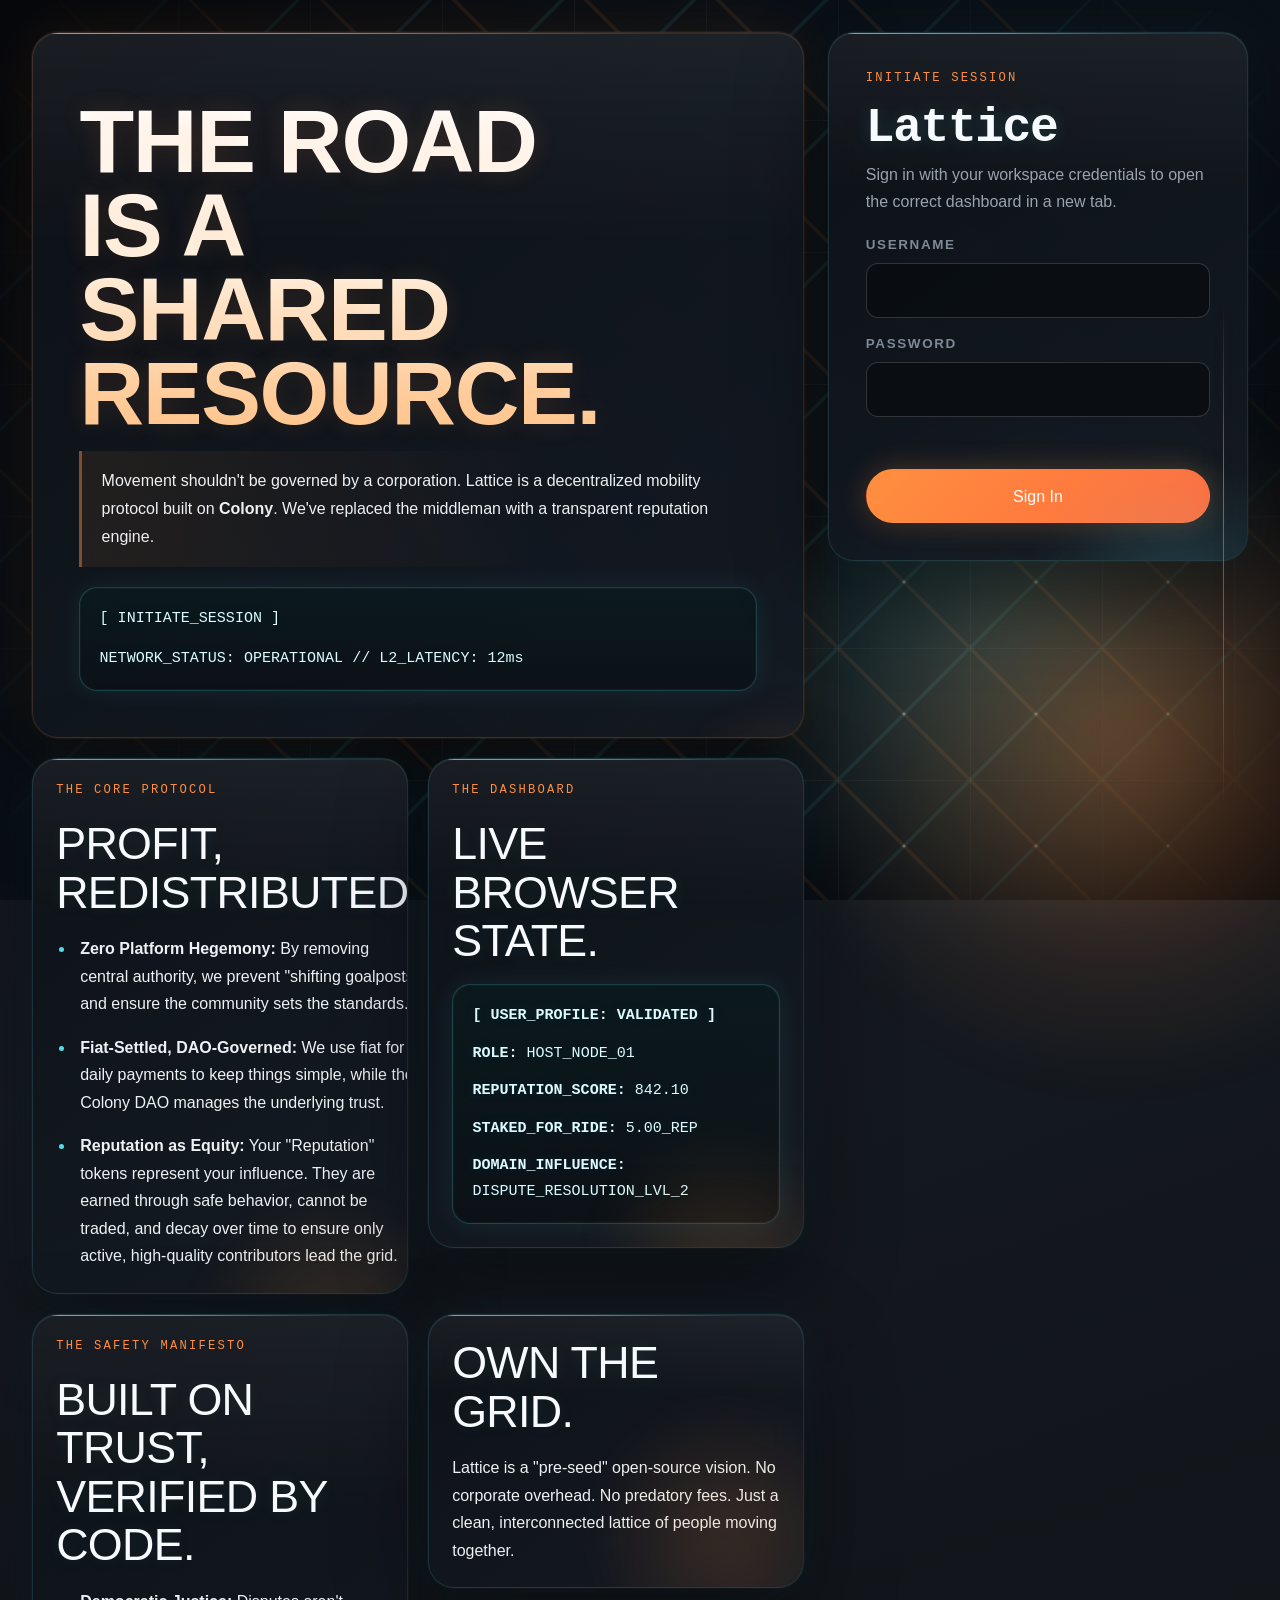
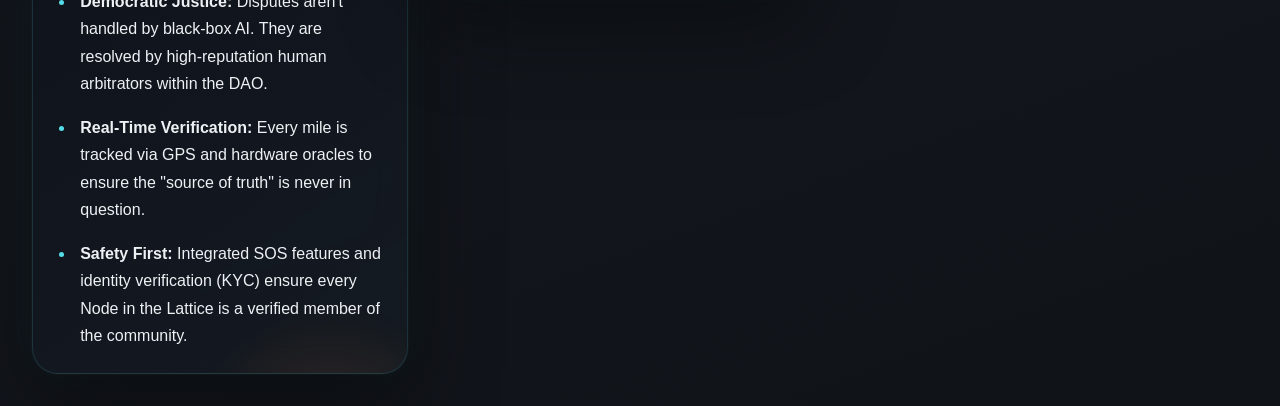
<file: public/index.html>
<!doctype html>
<html lang="en">
  <head>
    <meta charset="utf-8" />
    <meta name="viewport" content="width=device-width, initial-scale=1" />
    <title>Lattice | Sign In</title>
    <link rel="stylesheet" href="./styles.css" />
  </head>
  <body class="login-body">
    <main class="login-shell login-layout">
      <section class="login-story">
        <section class="login-hero panel industrial-glow">
          <div class="stack login-copy-block">
          </div>
          <div class="stack login-copy-block">
            <h1 class="login-hero-title">THE ROAD IS A SHARED RESOURCE.</h1>
            <blockquote class="login-hero-quote">
              Movement shouldn't be governed by a corporation. Lattice is a decentralized mobility protocol built on <strong>Colony</strong>.
              We've replaced the middleman with a transparent reputation engine.
            </blockquote>
          </div>
          <div class="login-feed">
            <code class="login-tech-line">[ INITIATE_SESSION ]</code>
            <code class="login-tech-line">NETWORK_STATUS: OPERATIONAL // L2_LATENCY: 12ms</code>
          </div>
        </section>

        <section class="login-grid-two">
          <article class="panel login-section-card">
            <p class="eyebrow">The Core Protocol</p>
            <h2 class="login-section-title">PROFIT, REDISTRIBUTED.</h2>
            <ul class="login-protocol-list">
              <li><strong>Zero Platform Hegemony:</strong> By removing central authority, we prevent "shifting goalposts" and ensure the community sets the standards.</li>
              <li><strong>Fiat-Settled, DAO-Governed:</strong> We use fiat for daily payments to keep things simple, while the Colony DAO manages the underlying trust.</li>
              <li><strong>Reputation as Equity:</strong> Your "Reputation" tokens represent your influence. They are earned through safe behavior, cannot be traded, and decay over time to ensure only active, high-quality contributors lead the grid.</li>
            </ul>
          </article>

          <article class="panel login-section-card">
            <p class="eyebrow">The Dashboard</p>
            <h2 class="login-section-title">LIVE BROWSER STATE.</h2>
            <div class="login-feed login-feed-dense">
              <code class="login-tech-line"><strong>[ USER_PROFILE: VALIDATED ]</strong></code>
              <code class="login-tech-line"><strong>ROLE:</strong> HOST_NODE_01</code>
              <code class="login-tech-line"><strong>REPUTATION_SCORE:</strong> 842.10</code>
              <code class="login-tech-line"><strong>STAKED_FOR_RIDE:</strong> 5.00_REP</code>
              <code class="login-tech-line"><strong>DOMAIN_INFLUENCE:</strong> DISPUTE_RESOLUTION_LVL_2</code>
            </div>
          </article>
        </section>

        <section class="login-grid-two">
          <article class="panel login-section-card">
            <p class="eyebrow">The Safety Manifesto</p>
            <h2 class="login-section-title">BUILT ON TRUST, VERIFIED BY CODE.</h2>
            <ul class="login-protocol-list">
              <li><strong>Democratic Justice:</strong> Disputes aren't handled by black-box AI. They are resolved by high-reputation human arbitrators within the DAO.</li>
              <li><strong>Real-Time Verification:</strong> Every mile is tracked via GPS and hardware oracles to ensure the "source of truth" is never in question.</li>
              <li><strong>Safety First:</strong> Integrated SOS features and identity verification (KYC) ensure every Node in the Lattice is a verified member of the community.</li>
            </ul>
          </article>

          <article class="panel login-section-card industrial-glow">
            <h2 class="login-section-title">OWN THE GRID.</h2>
            <p class="login-copy">
              Lattice is a "pre-seed" open-source vision. No corporate overhead. No predatory fees. Just a clean, interconnected lattice of people moving together.
            </p>
          </article>
        </section>
      </section>

      <aside class="login-access panel industrial-glow">
        <div class="stack login-copy-block">
          <p class="eyebrow">Initiate Session</p>
          <div>
            <h2 class="brand-mark login-access-title">Lattice</h2>
            <p class="muted login-copy">
              Sign in with your workspace credentials to open the correct dashboard in a new tab.
            </p>
          </div>
        </div>

        <form id="login-form" class="stack login-form" novalidate>
          <div class="form-field">
            <label for="username">Username</label>
            <input id="username" name="username" type="text" autocomplete="username" required />
          </div>

          <div class="form-field">
            <label for="password">Password</label>
            <input id="password" name="password" type="password" autocomplete="current-password" required />
          </div>

          <p id="login-feedback" class="login-feedback" aria-live="polite"></p>

          <button type="submit">Sign In</button>
        </form>
      </aside>
    </main>

    <script src="./login.js"></script>
  </body>
</html>
</file>
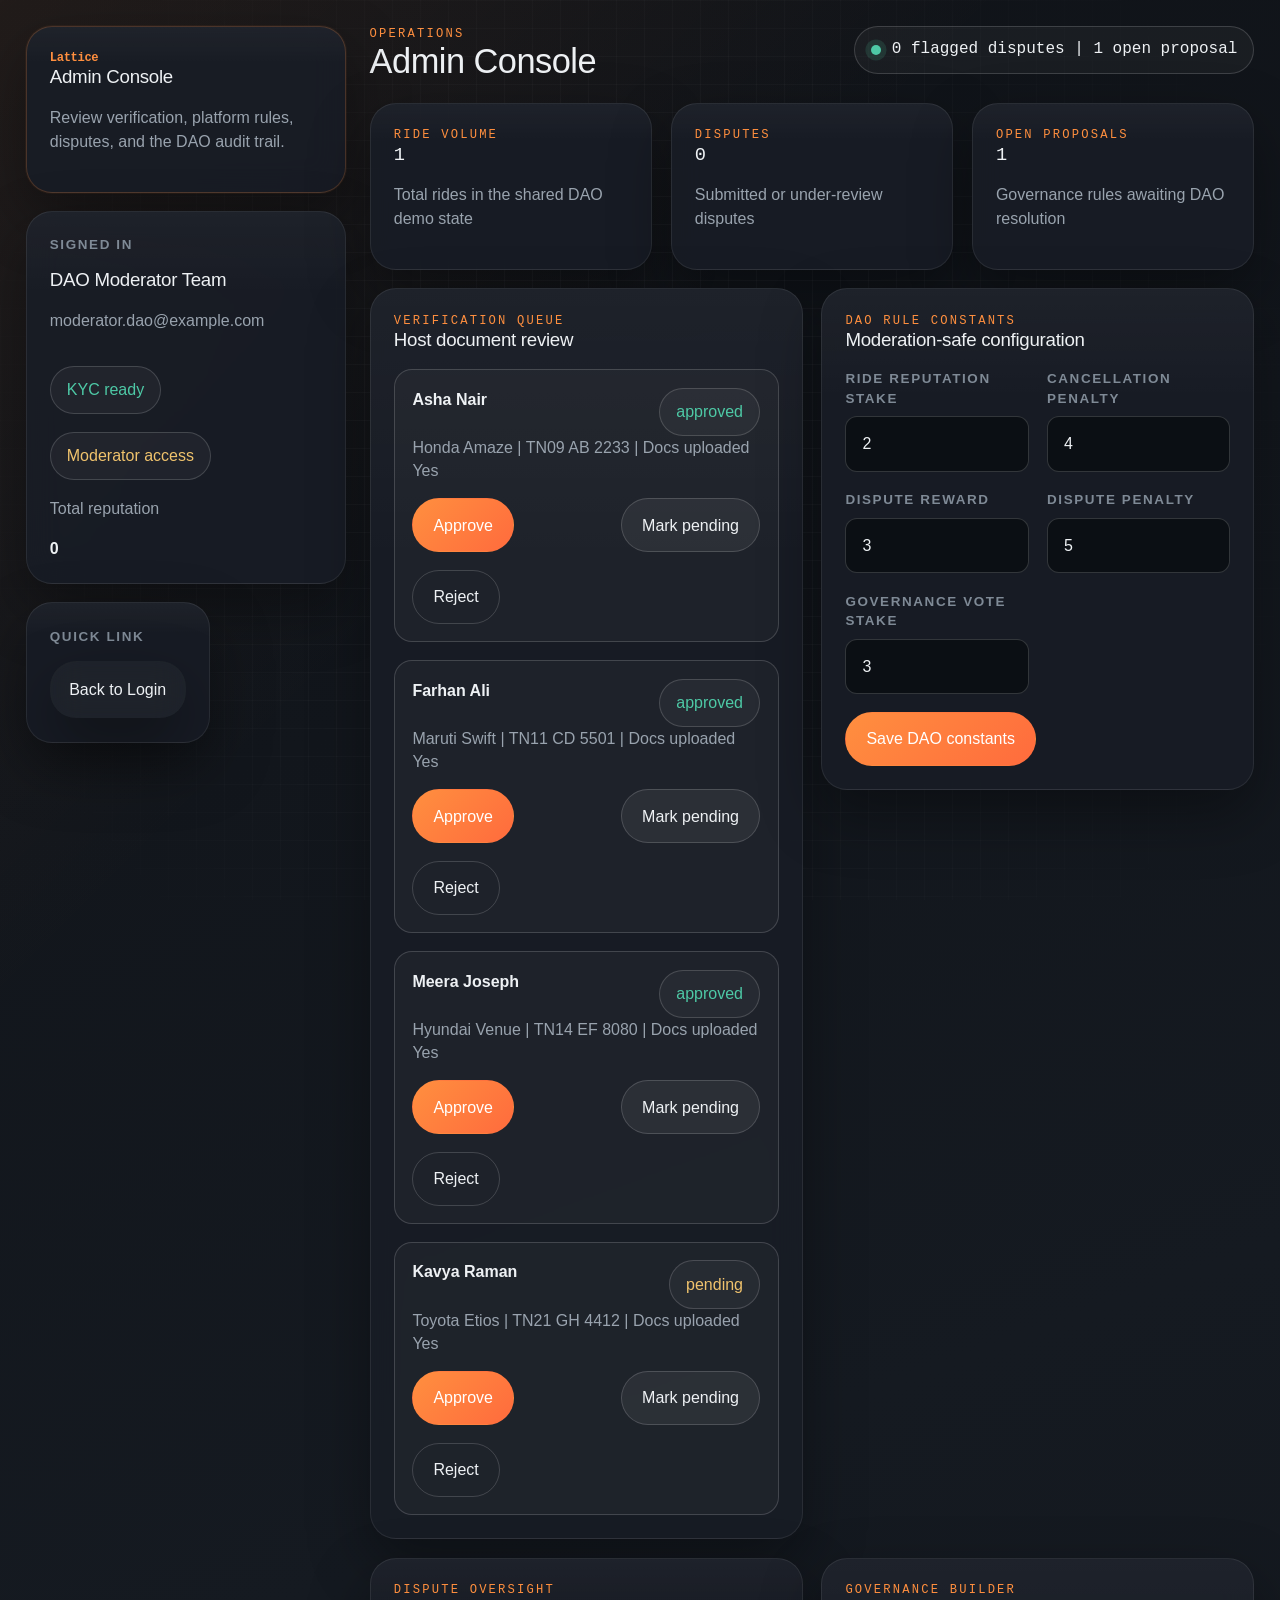
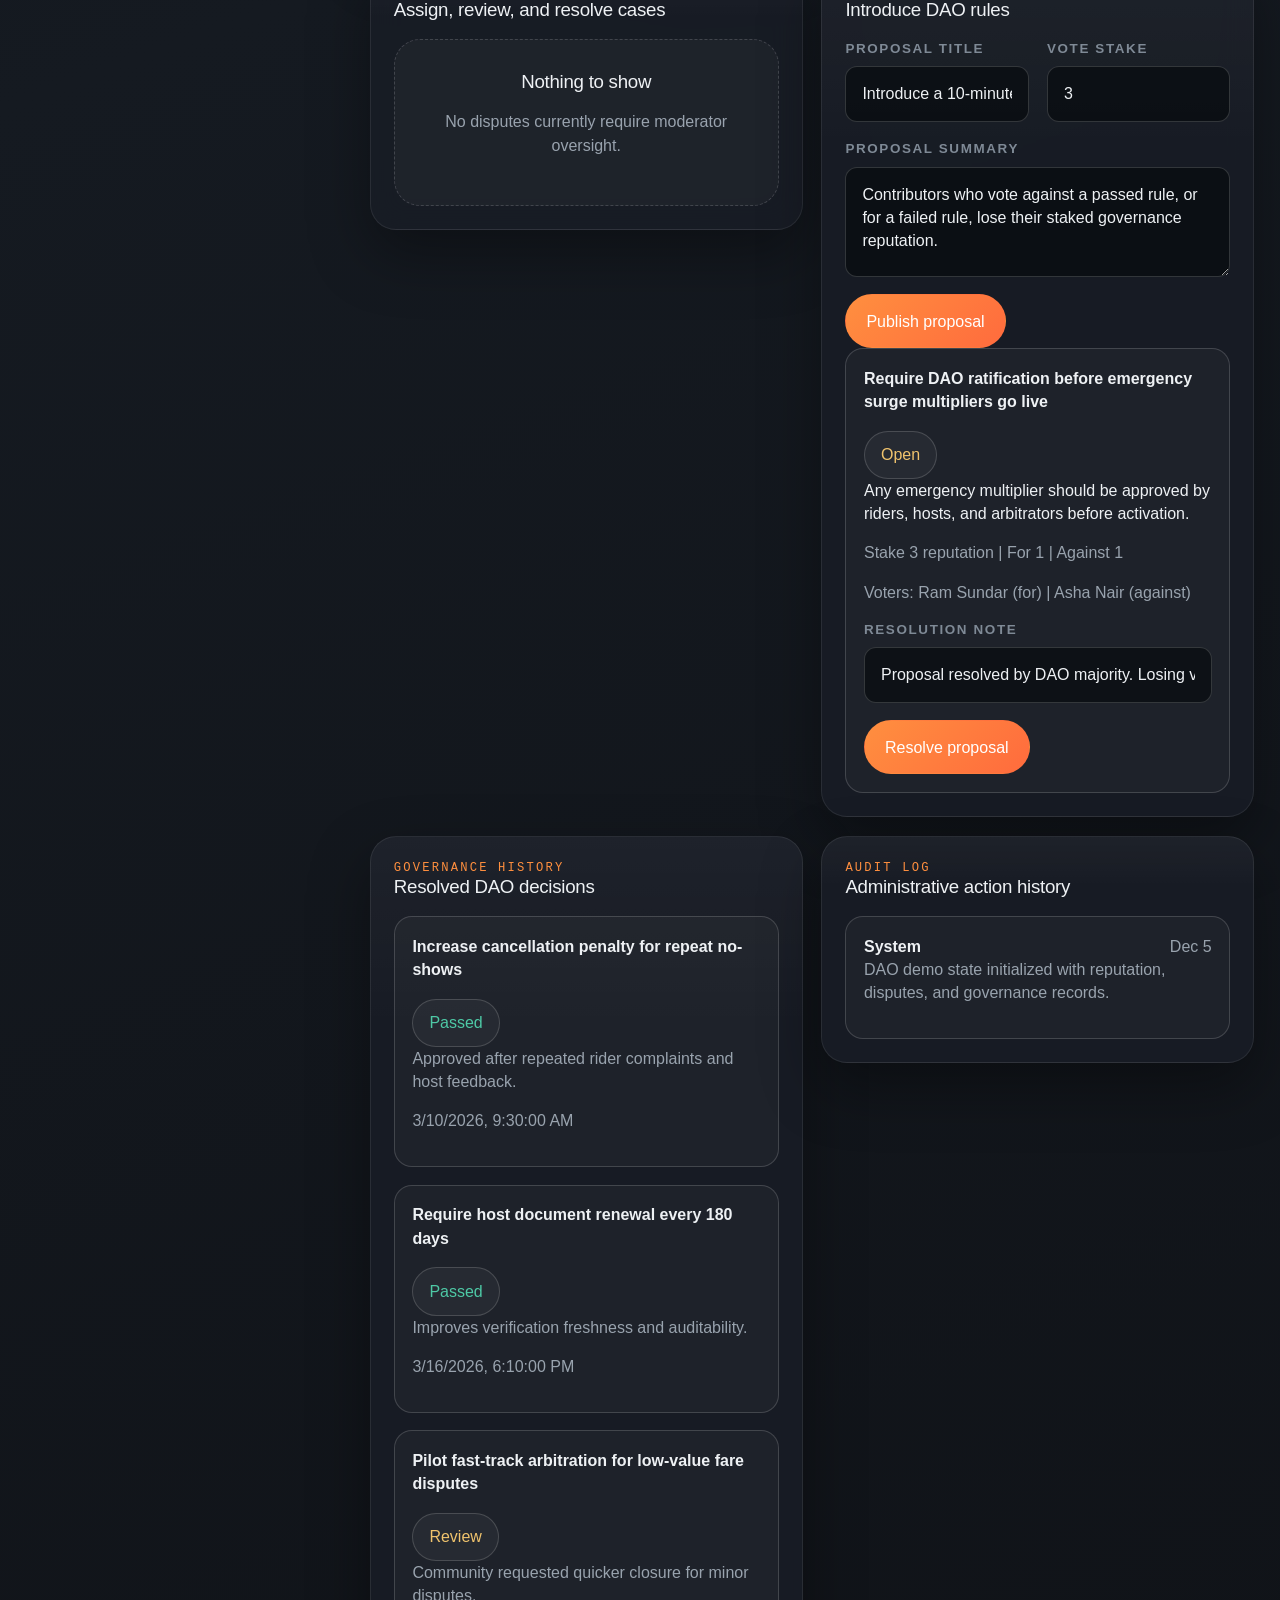
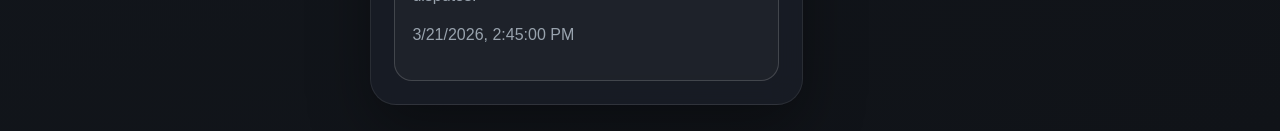
<file: public/admin.html>
<!doctype html>
<html lang="en">
  <head>
    <meta charset="utf-8" />
    <meta name="viewport" content="width=device-width, initial-scale=1" />
    <title>Admin Console | Lattice</title>
    <link rel="stylesheet" href="./styles.css" />
  </head>
  <body data-service="admin">
    <div id="app"></div>
    <script src="./service-app.js"></script>
  </body>
</html>
</file>
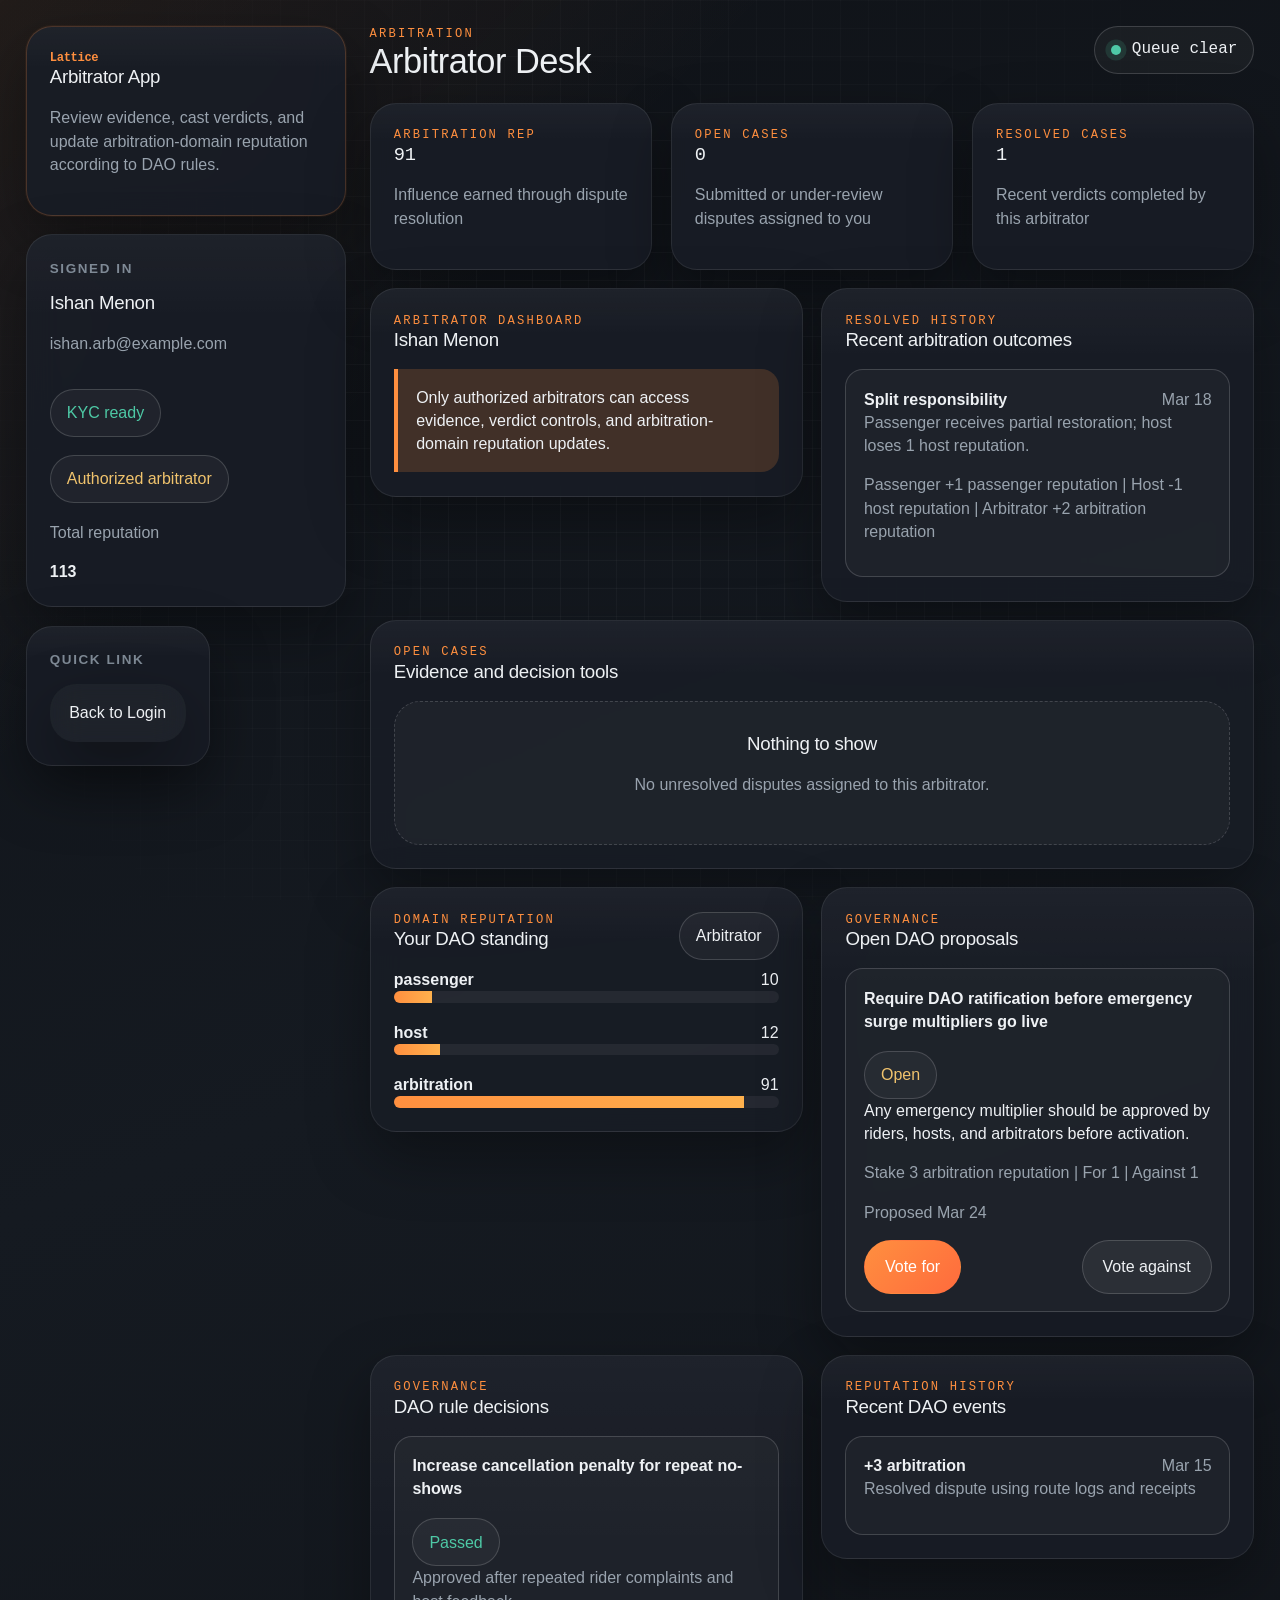
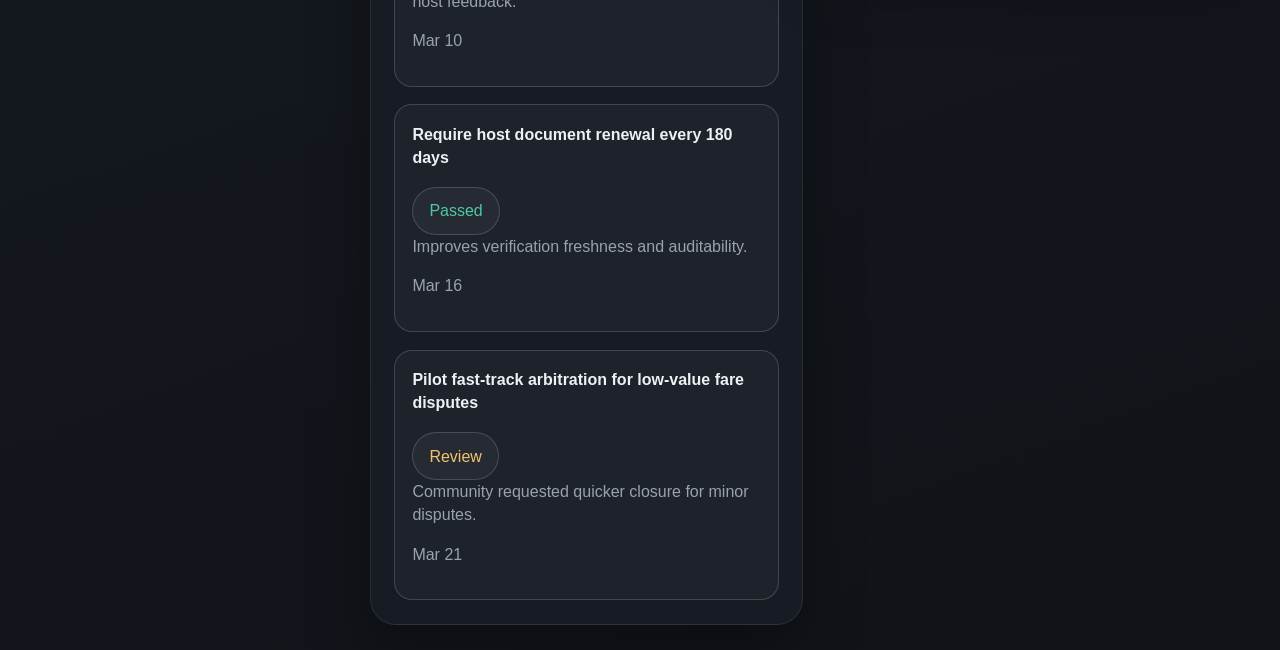
<file: public/arbitrator.html>
<!doctype html>
<html lang="en">
  <head>
    <meta charset="utf-8" />
    <meta name="viewport" content="width=device-width, initial-scale=1" />
    <title>Arbitrator Desk | Lattice</title>
    <link rel="stylesheet" href="./styles.css" />
  </head>
  <body data-service="arbitrator">
    <div id="app"></div>
    <script src="./service-app.js"></script>
  </body>
</html>
</file>
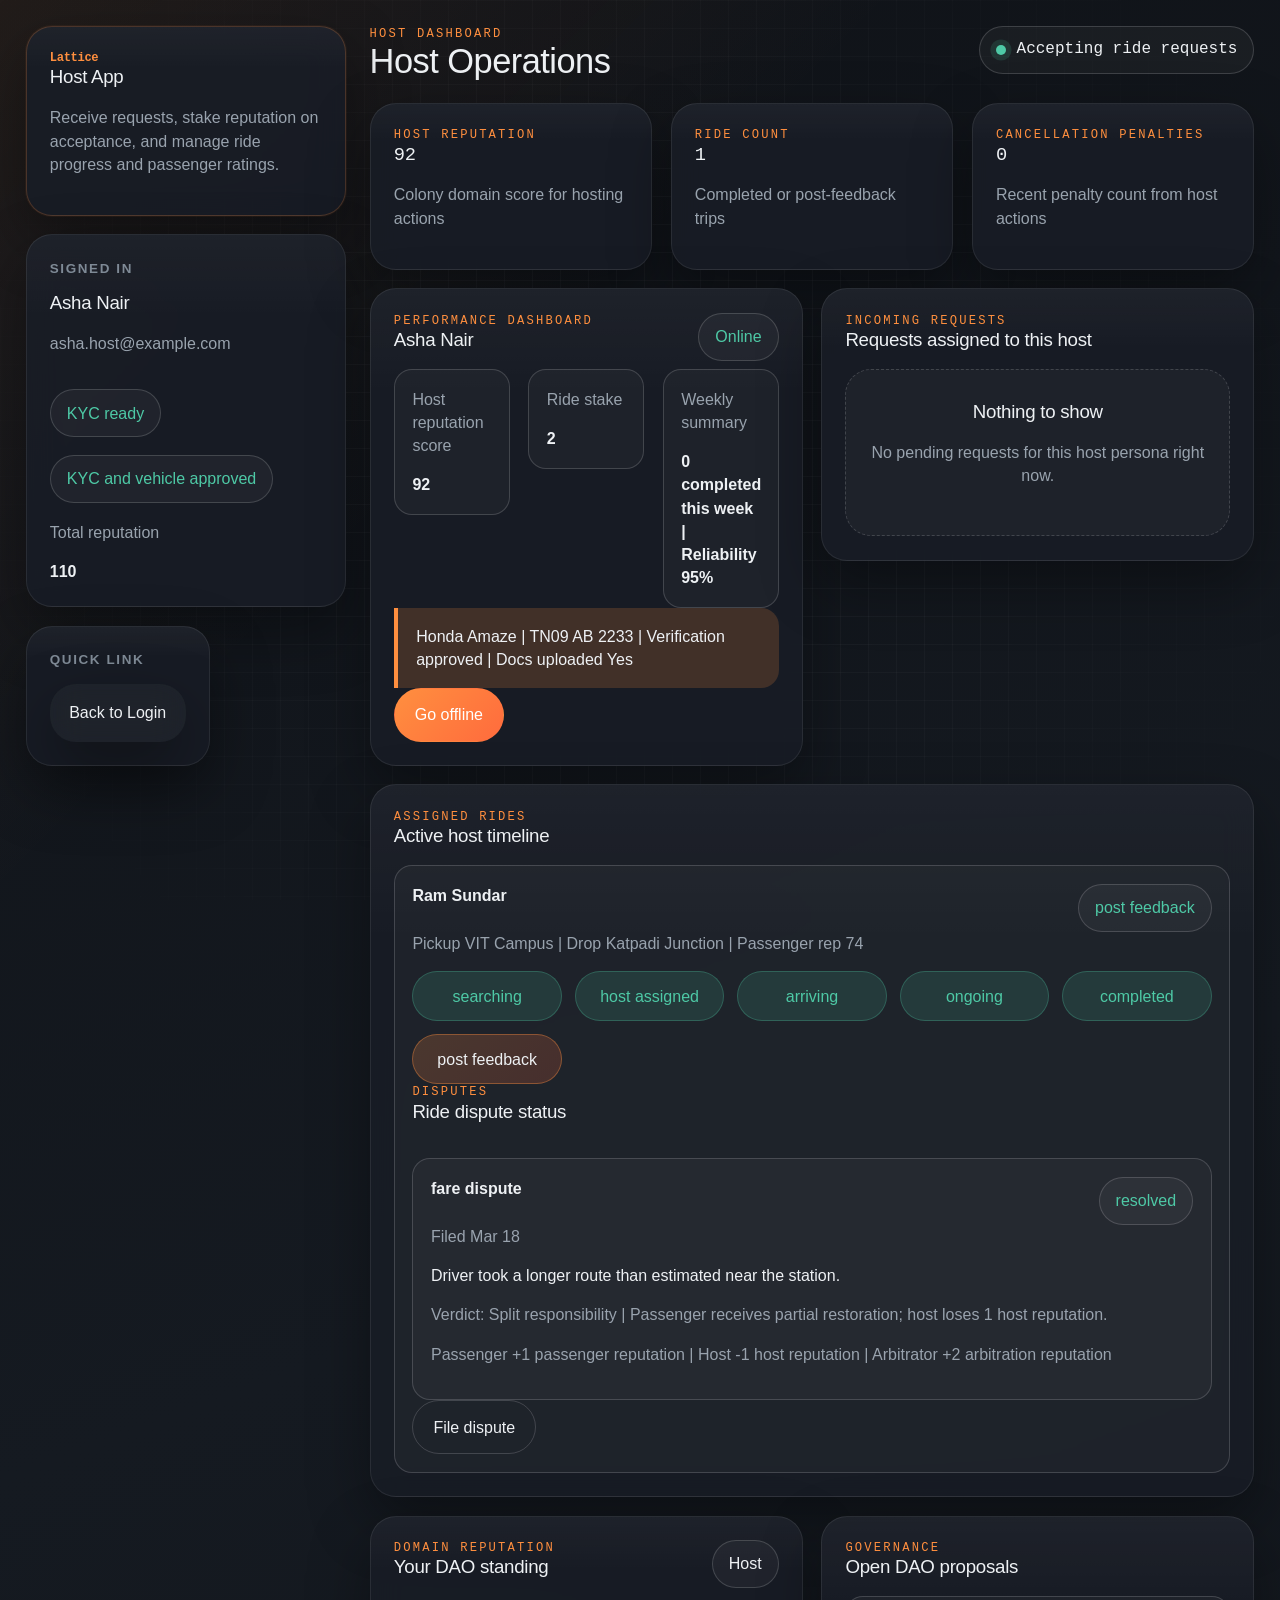
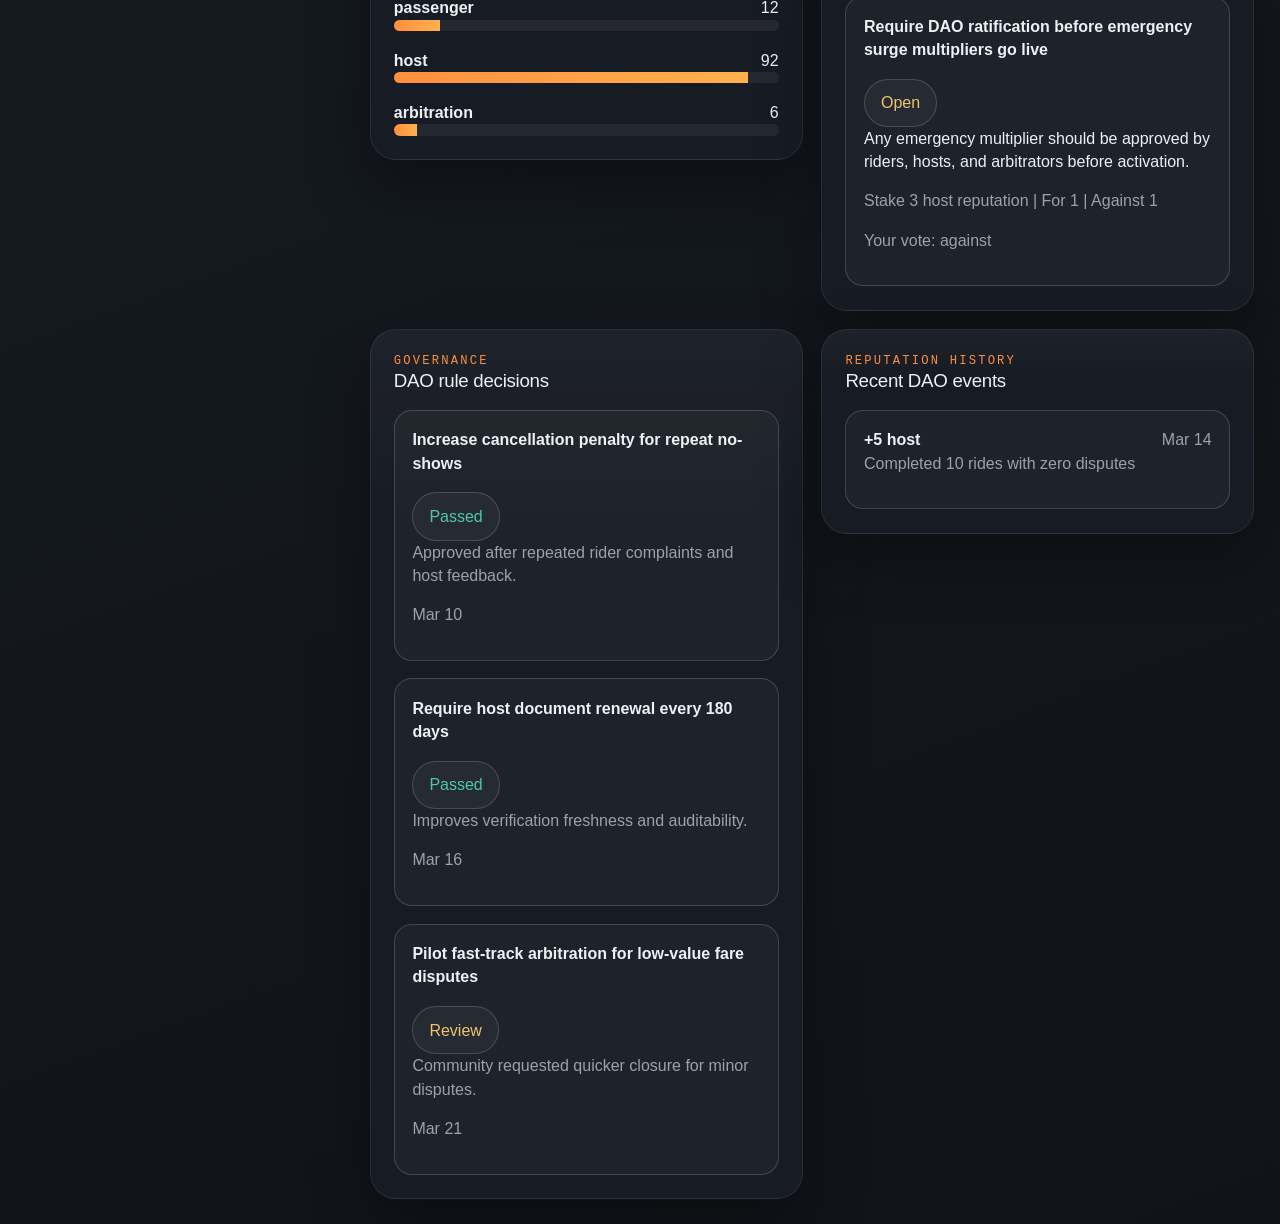
<file: public/host.html>
<!doctype html>
<html lang="en">
  <head>
    <meta charset="utf-8" />
    <meta name="viewport" content="width=device-width, initial-scale=1" />
    <title>Host App | Lattice</title>
    <link rel="stylesheet" href="./styles.css" />
  </head>
  <body data-service="host">
    <div id="app"></div>
    <script src="./service-app.js"></script>
  </body>
</html>
</file>
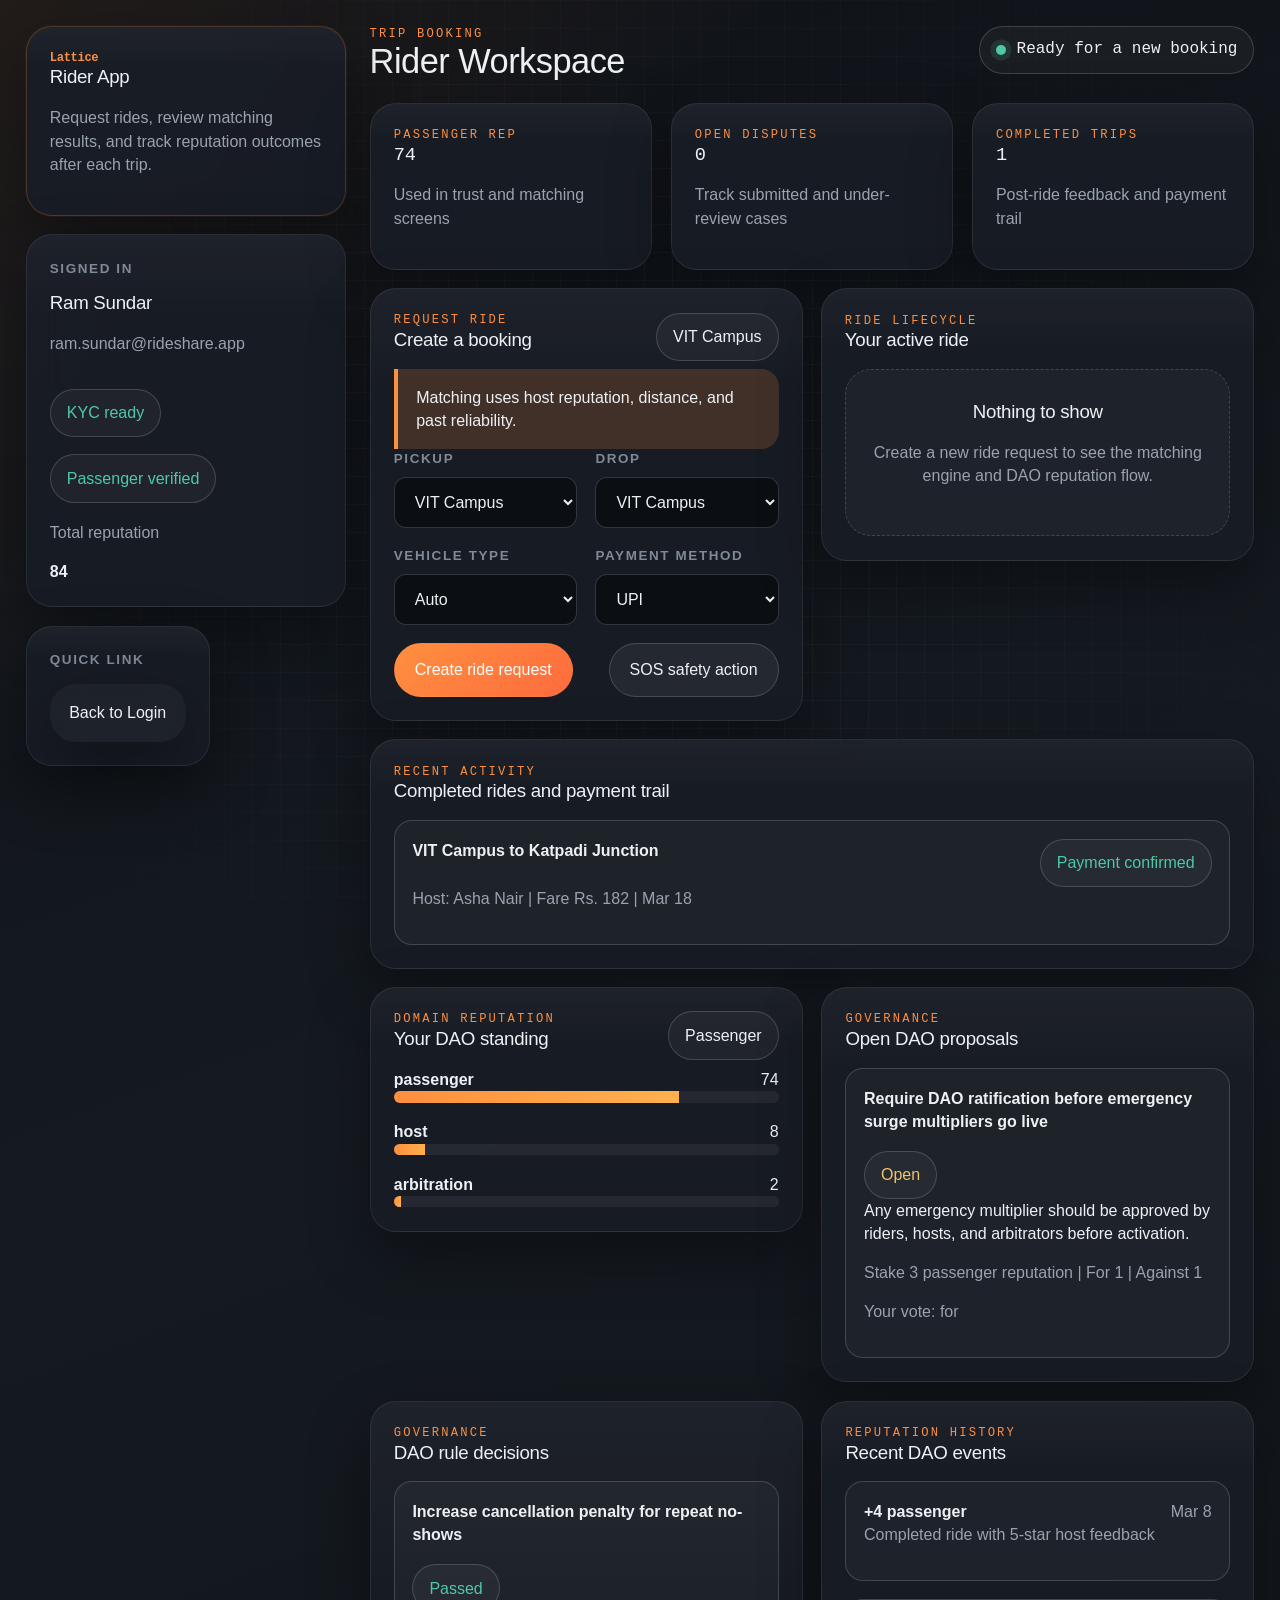
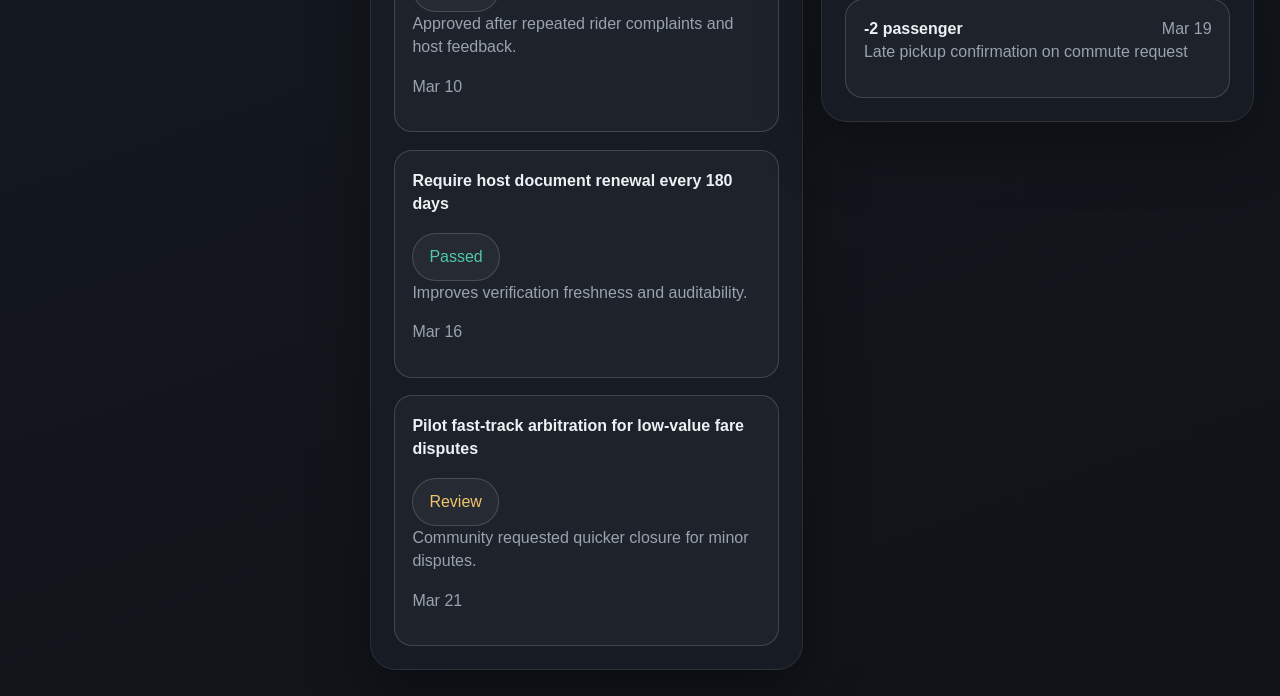
<file: public/rider.html>
﻿<!doctype html>
<html lang="en">
  <head>
    <meta charset="utf-8" />
    <meta name="viewport" content="width=device-width, initial-scale=1" />
    <title>Rider App | DAO Ride Sharing</title>
    <link rel="stylesheet" href="./styles.css" />
  </head>
  <body data-service="rider">
    <div id="app"></div>
    <script src="./service-app.js"></script>
  </body>
</html>
</file>
<file: public/styles.css>
@import url("https://fonts.cdnfonts.com/css/geist-mono");
@import url("https://fonts.cdnfonts.com/css/mona-sans");
@import url("https://api.fontshare.com/v2/css?f[]=clash-display@400,500,600,700&display=swap");
:root {
  --bg: #0f1217;
  --bg-elevated: #171b22;
  --panel: rgba(24, 29, 37, 0.92);
  --panel-strong: #1d232c;
  --line: rgba(255, 255, 255, 0.08);
  --line-strong: rgba(255, 255, 255, 0.16);
  --ink: #eef1f4;
  --muted: #99a3ae;
  --accent: #ff8f3f;
  --accent-soft: rgba(255, 143, 63, 0.18);
  --success: #4ec9a6;
  --warn: #f0c36d;
  --danger: #ff6b6b;
  --steel: #7f8a96;
  --shadow: 0 24px 60px rgba(0, 0, 0, 0.35);
  --radius-lg: 26px;
  --radius-md: 18px;
  --radius-sm: 12px;
  --font-body: "Mona-Sans", "Mona Sans", sans-serif;
  --font-title: "Clash Display", sans-serif;
  --font-hero: "Geist Mono", monospace;
}

* {
  box-sizing: border-box;
}

html,
body {
  margin: 0;
  min-height: 100%;
  font-family: var(--font-body);
  line-height: 1.45;
  color: var(--ink);
  background:
    linear-gradient(135deg, rgba(255, 143, 63, 0.08), transparent 22%),
    linear-gradient(160deg, #0f1217, #151a21 45%, #101318 100%);
}

body::before {
  content: "";
  position: fixed;
  inset: 0;
  background-image:
    linear-gradient(rgba(255,255,255,0.03) 1px, transparent 1px),
    linear-gradient(90deg, rgba(255,255,255,0.03) 1px, transparent 1px);
  background-size: 28px 28px;
  mask-image: radial-gradient(circle at center, black 35%, transparent 95%);
  pointer-events: none;
}

body,
a,
button,
input,
select,
textarea {
  font: inherit;
}

button,
input,
select,
textarea {
  color: inherit;
}

button,
.service-card {
  transition: transform 140ms ease, border-color 140ms ease, box-shadow 140ms ease;
}

button {
  border: 1px solid transparent;
  border-radius: 999px;
  padding: 0.9rem 1.25rem;
  background: linear-gradient(135deg, #ff8f3f, #ff6b3d);
  color: white;
  cursor: pointer;
}

button:hover,
.service-card:hover {
  transform: translateY(-2px);
}

button.secondary {
  background: rgba(255, 255, 255, 0.06);
  border-color: var(--line-strong);
  color: var(--ink);
}

button.ghost {
  background: transparent;
  border-color: var(--line-strong);
  color: var(--ink);
}

button.danger {
  background: linear-gradient(135deg, #ff6b6b, #d84c4c);
}

button:disabled {
  opacity: 0.45;
  cursor: not-allowed;
  transform: none;
}

input,
select,
textarea {
  width: 100%;
  border-radius: var(--radius-sm);
  border: 1px solid var(--line-strong);
  background: rgba(9, 12, 16, 0.75);
  padding: 0.95rem 1rem;
}

textarea {
  min-height: 110px;
  resize: vertical;
}

.launcher-body {
  display: grid;
  place-items: center;
  padding: 2rem;
}

.launcher-shell,
.app-shell {
  width: min(1380px, 100%);
}

.launcher-shell {
  display: grid;
  gap: 1.2rem;
}

.launcher-grid {
  display: grid;
  grid-template-columns: repeat(3, minmax(0, 1fr));
  gap: 1rem;
}

.service-card {
  display: block;
  text-decoration: none;
  color: inherit;
  min-height: 220px;
}

.hero-copy {
  max-width: 760px;
}

.app-shell {
  display: grid;
  grid-template-columns: 320px 1fr;
  gap: 1.5rem;
  padding: 1.6rem;
  align-items: start;
}

.sidebar,
.main-content {
  min-width: 0;
}

.main-content {
  display: grid;
  gap: 1.15rem;
  align-content: start;
}

.sidebar {
  display: flex;
  flex-direction: column;
  gap: 1.15rem;
}

.panel,
.hero-card,
.content-card,
.service-card {
  background:
    linear-gradient(180deg, rgba(255,255,255,0.03), transparent 22%),
    var(--panel);
  border: 1px solid var(--line);
  border-radius: var(--radius-lg);
  box-shadow: var(--shadow);
  backdrop-filter: blur(16px);
}

.panel,
.content-card,
.hero-card,
.service-card {
  padding: 1.45rem;
}

.hero-card,
.content-card,
.panel {
  align-self: start;
}

.industrial-glow {
  border-color: rgba(255, 143, 63, 0.22);
  box-shadow: 0 0 0 1px rgba(255, 143, 63, 0.06), var(--shadow);
}

.eyebrow {
  margin: 0;
  text-transform: uppercase;
  letter-spacing: 0.18em;
  font-size: 0.76rem;
  color: var(--accent);
  font-family: var(--font-hero);
}

h1,
h2,
h3,
h4,
p {
  margin-top: 0;
}

h1,
h2,
h3,
h4 {
  font-family: var(--font-title);
  font-weight: 500;
  letter-spacing: -0.015em;
  line-height: 1.08;
}

.brand-mark {
  font-family: var(--font-hero);
  font-weight: 700;
  letter-spacing: -0.03em;
  text-transform: none;
}

.hero-card .eyebrow,
.hero-card h3,
.status-chip {
  font-family: var(--font-hero);
}

.muted {
  color: var(--muted);
}

.topbar {
  display: flex;
  justify-content: space-between;
  align-items: flex-start;
  gap: 1.15rem;
  margin-bottom: 0.1rem;
}

.topbar h2 {
  margin-bottom: 0.15rem;
  font-size: 2.15rem;
}

.status-chip,
.tag,
.kpi-badge {
  display: inline-flex;
  align-items: center;
  gap: 0.65rem;
  border: 1px solid var(--line-strong);
  border-radius: 999px;
  padding: 0.72rem 1rem;
  background: rgba(255, 255, 255, 0.04);
}

.status-dot,
.dot {
  width: 0.65rem;
  height: 0.65rem;
  border-radius: 50%;
  background: var(--success);
  box-shadow: 0 0 0 0.35rem rgba(78, 201, 166, 0.14);
}

.hero-stats,
.grid-two,
.grid-three,
.form-grid {
  display: grid;
  gap: 1.15rem;
  align-items: start;
}

.hero-stats,
.grid-three {
  grid-template-columns: repeat(3, minmax(0, 1fr));
}

.grid-two,
.form-grid {
  grid-template-columns: repeat(2, minmax(0, 1fr));
}

.view-root,
.stack,
.list {
  display: grid;
  gap: 1.1rem;
}

.card-header,
.split-line,
.inline-actions {
  display: flex;
  justify-content: space-between;
  align-items: flex-start;
  gap: 1.1rem;
  flex-wrap: wrap;
}

.form-field {
  display: grid;
  gap: 0.5rem;
}

.form-field label,
.panel-title {
  font-size: 0.84rem;
  font-weight: 700;
  letter-spacing: 0.12em;
  text-transform: uppercase;
  color: var(--steel);
}

.panel-title {
  margin-bottom: 0.95rem;
}

.nav-stack,
.timeline {
  display: grid;
  gap: 0.8rem;
}

.nav-button {
  width: 100%;
  min-height: 0;
  padding: 1rem 1.15rem;
  text-align: left;
  background: rgba(255, 255, 255, 0.03);
  border: 1px solid transparent;
}

.nav-button.active {
  background: linear-gradient(135deg, rgba(255,143,63,0.18), rgba(255,107,61,0.14));
  border-color: rgba(255, 143, 63, 0.35);
}

.list-item {
  border: 1px solid var(--line-strong);
  border-radius: var(--radius-md);
  padding: 1.1rem;
  background: rgba(255, 255, 255, 0.03);
}

.notice {
  border-left: 4px solid var(--accent);
  padding: 1.05rem 1.15rem;
  border-radius: 0 var(--radius-md) var(--radius-md) 0;
  background: var(--accent-soft);
}

.timeline {
  grid-template-columns: repeat(auto-fit, minmax(125px, 1fr));
}

.timeline-step {
  border: 1px solid var(--line-strong);
  border-radius: 999px;
  padding: 0.78rem 0.9rem;
  text-align: center;
  color: var(--muted);
  background: rgba(255, 255, 255, 0.03);
}

.timeline-step.active {
  background: linear-gradient(135deg, rgba(255,143,63,0.2), rgba(255,107,61,0.18));
  border-color: rgba(255, 143, 63, 0.38);
  color: var(--ink);
}

.timeline-step.done {
  background: rgba(78, 201, 166, 0.14);
  border-color: rgba(78, 201, 166, 0.28);
  color: var(--success);
}

.reputation-bar {
  width: 100%;
  height: 0.72rem;
  border-radius: 999px;
  overflow: hidden;
  background: rgba(255, 255, 255, 0.06);
}

.reputation-bar span {
  display: block;
  height: 100%;
  background: linear-gradient(90deg, var(--accent), #ffb14d);
}

.empty-state {
  text-align: center;
  padding: 2rem 1rem;
  border-radius: var(--radius-lg);
  border: 1px dashed var(--line-strong);
  background: rgba(255, 255, 255, 0.03);
}

.tag.success { color: var(--success); }
.tag.warn { color: var(--warn); }
.tag.danger { color: var(--danger); }

@media (max-width: 1180px) {
  .app-shell,
  .launcher-grid,
  .hero-stats,
  .grid-two,
  .grid-three,
  .form-grid {
    grid-template-columns: 1fr;
  }

  .topbar {
    flex-direction: column;
  }
}

.login-body {
  display: block;
  padding: 2rem;
  overflow-x: hidden;
  background:
    radial-gradient(circle at 12% 18%, rgba(255, 143, 63, 0.28), transparent 0 24%),
    radial-gradient(circle at 86% 12%, rgba(92, 242, 255, 0.24), transparent 0 18%),
    radial-gradient(circle at 64% 76%, rgba(78, 201, 166, 0.18), transparent 0 20%),
    linear-gradient(135deg, #06080c 0%, #0a1017 38%, #0b1118 62%, #05070b 100%);
  background-attachment: fixed;
}

.login-body::before {
  content: "";
  position: fixed;
  inset: 0;
  background-image:
    linear-gradient(rgba(255, 255, 255, 0.05) 1px, transparent 1px),
    linear-gradient(90deg, rgba(255, 255, 255, 0.05) 1px, transparent 1px),
    linear-gradient(45deg, transparent 48.6%, rgba(255, 143, 63, 0.12) 49.4%, rgba(255, 143, 63, 0.12) 50.6%, transparent 51.4%),
    linear-gradient(-45deg, transparent 48.6%, rgba(92, 242, 255, 0.1) 49.4%, rgba(92, 242, 255, 0.1) 50.6%, transparent 51.4%),
    radial-gradient(circle, rgba(255, 255, 255, 0.42) 0 1.1px, transparent 1.9px);
  background-size:
    132px 132px,
    132px 132px,
    132px 132px,
    132px 132px,
    132px 132px;
  background-position:
    center center,
    center center,
    center center,
    center center,
    center center;
  opacity: 0.88;
  mask-image: radial-gradient(circle at center, black 55%, transparent 100%);
  pointer-events: none;
}

.login-body::after {
  content: "";
  position: fixed;
  inset: auto -12rem -12rem auto;
  width: min(44rem, 82vw);
  aspect-ratio: 1;
  border-radius: 50%;
  background:
    radial-gradient(circle, rgba(255, 143, 63, 0.34), rgba(255, 143, 63, 0.08) 46%, transparent 70%),
    radial-gradient(circle at 32% 34%, rgba(92, 242, 255, 0.18), transparent 48%);
  filter: blur(22px);
  animation: login-float 14s ease-in-out infinite alternate;
  pointer-events: none;
}

.login-shell {
  width: min(1360px, 100%);
  margin: 0 auto;
  position: relative;
  z-index: 1;
}

.login-layout {
  display: grid;
  grid-template-columns: minmax(0, 1.55fr) minmax(340px, 420px);
  gap: 1.5rem;
  align-items: start;
  position: relative;
  isolation: isolate;
}

.login-layout::before {
  content: "";
  position: absolute;
  top: 4.8rem;
  left: 7%;
  width: 42%;
  height: 1px;
  background: linear-gradient(90deg, transparent, rgba(92, 242, 255, 0.9), rgba(255, 143, 63, 0.55), transparent);
  box-shadow: 0 0 24px rgba(92, 242, 255, 0.35);
  opacity: 0.75;
  pointer-events: none;
}

.login-layout::after {
  content: "";
  position: absolute;
  top: 14%;
  right: 1.5rem;
  width: 1px;
  height: 26%;
  background: linear-gradient(180deg, transparent, rgba(255, 143, 63, 0.78), rgba(92, 242, 255, 0.45), transparent);
  box-shadow: 0 0 20px rgba(255, 143, 63, 0.28);
  opacity: 0.72;
  pointer-events: none;
}

.login-story {
  display: grid;
  gap: 1.25rem;
}

.login-grid-two {
  display: grid;
  grid-template-columns: repeat(2, minmax(0, 1fr));
  gap: 1.25rem;
}

.login-hero,
.login-access,
.login-section-card {
  display: grid;
  gap: 1.2rem;
  position: relative;
  overflow: hidden;
  background:
    linear-gradient(180deg, rgba(255, 255, 255, 0.075), rgba(255, 255, 255, 0.018) 30%, rgba(255, 255, 255, 0.02) 100%),
    linear-gradient(145deg, rgba(8, 12, 18, 0.94), rgba(16, 22, 31, 0.9));
  border: 1px solid rgba(92, 242, 255, 0.12);
  box-shadow:
    0 0 0 1px rgba(255, 255, 255, 0.02),
    0 32px 90px rgba(0, 0, 0, 0.46),
    inset 0 1px 0 rgba(255, 255, 255, 0.06),
    0 0 48px rgba(92, 242, 255, 0.05);
}

.login-hero::before,
.login-access::before,
.login-section-card::before {
  content: "";
  position: absolute;
  inset: 0 auto auto 0;
  width: 100%;
  height: 1px;
  background: linear-gradient(90deg, rgba(255, 143, 63, 0.9), rgba(92, 242, 255, 0.55), transparent 82%);
  pointer-events: none;
}

.login-hero::after,
.login-access::after,
.login-section-card::after {
  content: "";
  position: absolute;
  inset: auto -18% -34% auto;
  width: 18rem;
  height: 18rem;
  border-radius: 50%;
  background: radial-gradient(circle, rgba(255, 143, 63, 0.18), transparent 68%);
  filter: blur(26px);
  opacity: 0.95;
  pointer-events: none;
}

.login-access::after {
  background: radial-gradient(circle, rgba(92, 242, 255, 0.18), transparent 68%);
}

.login-hero {
  padding: clamp(1.9rem, 4vw, 2.9rem);
  border-color: rgba(255, 143, 63, 0.16);
  box-shadow:
    0 0 0 1px rgba(255, 143, 63, 0.08),
    0 38px 100px rgba(0, 0, 0, 0.5),
    inset 0 1px 0 rgba(255, 255, 255, 0.06),
    0 0 64px rgba(255, 143, 63, 0.1);
}

.login-copy-block {
  gap: 1rem;
}

.login-hero-title {
  max-width: 11ch;
  margin-bottom: 0;
  font-size: clamp(3.4rem, 7vw, 5.6rem);
  font-weight: 700;
  line-height: 0.94;
  color: transparent;
  background: linear-gradient(180deg, #ffffff 0%, #fff0dd 54%, #ffc78f 100%);
  -webkit-background-clip: text;
  background-clip: text;
  text-shadow: 0 0 24px rgba(255, 143, 63, 0.14);
}

.login-hero-quote {
  margin: 0;
  padding: 1rem 0 1rem 1.2rem;
  border-left: 3px solid rgba(255, 143, 63, 0.48);
  background: linear-gradient(90deg, rgba(255, 143, 63, 0.08), transparent 68%);
  color: var(--ink);
  line-height: 1.75;
}

.login-section-title {
  margin-bottom: 0;
  font-size: clamp(1.9rem, 4vw, 2.8rem);
  color: #f7fbff;
  text-shadow: 0 0 18px rgba(92, 242, 255, 0.09);
}

.login-copy {
  margin-bottom: 0;
  line-height: 1.72;
}

.login-protocol-list {
  display: grid;
  gap: 1rem;
  margin: 0;
  padding-left: 1.2rem;
}

.login-protocol-list li {
  padding-left: 0.3rem;
  line-height: 1.72;
}

.login-protocol-list li::marker {
  color: rgba(92, 242, 255, 0.9);
}

.login-feed {
  display: grid;
  gap: 0.9rem;
  padding: 1.15rem 1.2rem;
  border: 1px solid rgba(92, 242, 255, 0.2);
  border-radius: var(--radius-md);
  background:
    linear-gradient(180deg, rgba(92, 242, 255, 0.05), rgba(255, 255, 255, 0.02)),
    rgba(6, 11, 16, 0.82);
  box-shadow:
    inset 0 0 0 1px rgba(255, 255, 255, 0.03),
    0 0 28px rgba(92, 242, 255, 0.08);
}

.login-feed-dense {
  gap: 0.75rem;
}

.login-tech-line {
  display: block;
  font-family: var(--font-hero);
  font-size: 0.94rem;
  line-height: 1.7;
  white-space: normal;
  color: #ddfbff;
  text-shadow: 0 0 16px rgba(92, 242, 255, 0.14);
}

.login-access {
  position: sticky;
  top: 2rem;
  padding: clamp(1.6rem, 4vw, 2.3rem);
}

.login-access-title {
  margin-bottom: 0.35rem;
  font-size: clamp(2.15rem, 5vw, 3rem);
  color: #f5fbff;
  text-shadow: 0 0 18px rgba(92, 242, 255, 0.16);
}

.login-form {
  gap: 1rem;
}

.login-form button {
  width: 100%;
  box-shadow: 0 0 28px rgba(255, 143, 63, 0.24);
}

.login-feedback {
  min-height: 1.25rem;
  margin: 0;
  font-size: 0.95rem;
}

.login-feedback[data-state="error"] {
  color: var(--danger);
}

.login-feedback[data-state="success"] {
  color: var(--success);
}

.login-footer {
  margin: 0;
  font-size: 0.92rem;
  line-height: 1.65;
}

@media (max-width: 1100px) {
  .login-body {
    padding: 1.3rem;
  }

  .login-layout,
  .login-grid-two {
    grid-template-columns: 1fr;
  }

  .login-layout::before,
  .login-layout::after {
    display: none;
  }

  .login-access {
    position: static;
  }
}

@media (max-width: 720px) {
  .login-body {
    padding: 1rem;
  }

  .login-shell {
    width: 100%;
  }

  .login-hero,
  .login-access,
  .login-section-card {
    gap: 1rem;
  }

  .login-hero-title {
    font-size: clamp(2.8rem, 12vw, 4rem);
  }

  .login-section-title {
    font-size: clamp(1.7rem, 8vw, 2.4rem);
  }
}

@keyframes login-float {
  from {
    transform: translate3d(0, 0, 0) scale(1);
  }

  to {
    transform: translate3d(-42px, 34px, 0) scale(1.08);
  }
}
</file>
